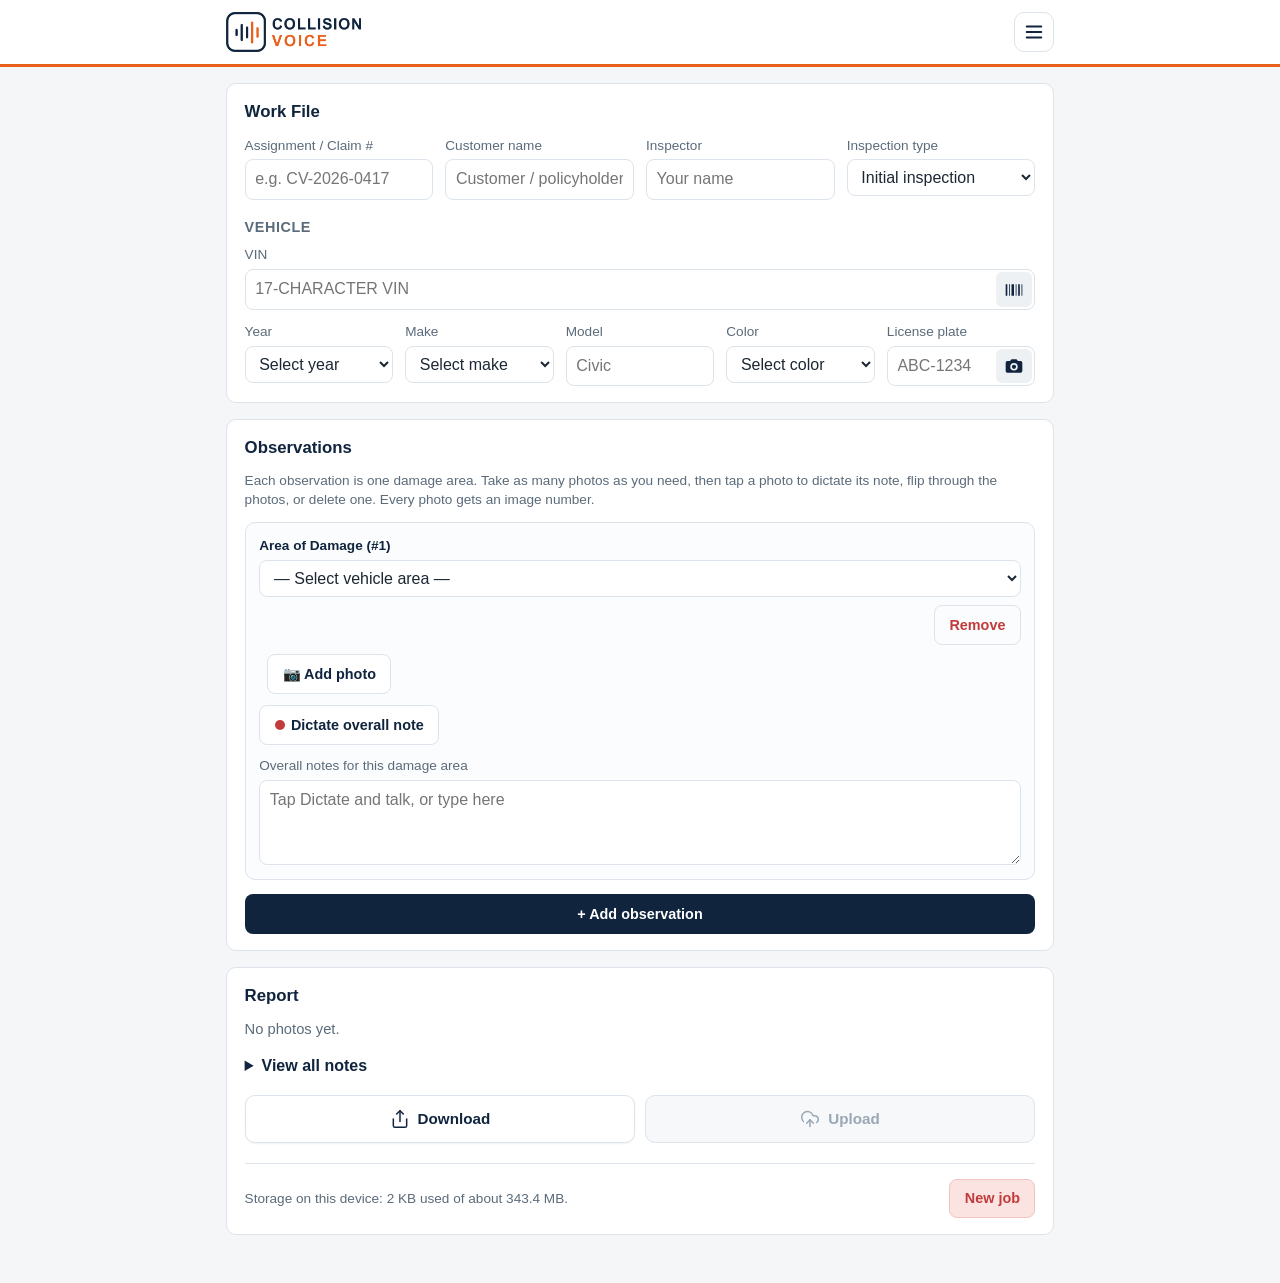
<file: index.html>
<!doctype html>
<html lang="en">
<head>
  <meta charset="UTF-8" />
  <meta name="viewport" content="width=device-width, initial-scale=1, viewport-fit=cover" />
  <title>Collision Voice</title>
  <meta name="description" content="Voice-narrated vehicle damage inspection and photo capture." />
  <meta name="theme-color" content="#FFFFFF" />

  <link rel="manifest" href="manifest.webmanifest" />
  <link rel="icon" href="icons/favicon.ico" sizes="any" />
  <link rel="icon" type="image/png" sizes="32x32" href="icons/favicon-32.png" />
  <link rel="icon" type="image/png" sizes="16x16" href="icons/favicon-16.png" />
  <link rel="apple-touch-icon" href="icons/apple-touch-icon.png" />

  <link rel="stylesheet" href="css/styles.css" />
</head>
<body>
  <header class="app-header">
    <div class="app-header__inner">
      <img class="app-header__logo" src="icons/Collision-Voice.png" alt="Collision Voice" />
      <span class="status-inline" id="syncStatus" role="status" aria-live="polite"></span>
      <button type="button" class="menu-btn" id="menuBtn" aria-label="Menu" aria-expanded="false" aria-controls="menu">
        <svg viewBox="0 0 24 24" aria-hidden="true"><path d="M4 6h16"/><path d="M4 12h16"/><path d="M4 18h16"/></svg>
      </button>
      <div class="menu" id="menu" hidden>
        <a class="menu__item" href="docs/user-guide.html">How to use this app<small>Quick Start Guide</small></a>
        <button type="button" class="menu__item" id="updateBtn">Check for updates</button>
        <p class="menu__about" id="appVersion">Version —</p>
      </div>
    </div>
  </header>

  <main class="app-main">

    <!-- Work file -->
    <section class="card" aria-labelledby="workfile-heading">
      <h2 id="workfile-heading">Work File</h2>
      <p class="started-at" id="startedAt"></p>
      <div class="field-grid">
        <label class="field">
          <span>Assignment / Claim #</span>
          <input type="text" id="assignmentId" placeholder="e.g. CV-2026-0417" />
        </label>
        <label class="field">
          <span>Customer name</span>
          <input type="text" id="customerName" placeholder="Customer / policyholder" autocomplete="off" />
        </label>
        <label class="field">
          <span>Inspector</span>
          <input type="text" id="inspectorName" placeholder="Your name" />
        </label>
        <label class="field">
          <span>Inspection type</span>
          <select id="inspectionType"></select>
        </label>
      </div>

      <h3>Vehicle</h3>
      <div class="field-grid">
        <div class="field field--full">
          <label for="vehicleVin">VIN</label>
          <div class="input-with-action">
            <input type="text" id="vehicleVin" placeholder="17-character VIN" maxlength="17" autocapitalize="characters" autocomplete="off" />
            <button type="button" class="scan-btn" id="scanVinBtn" title="Scan the VIN barcode" aria-label="Scan the VIN barcode">
              <svg viewBox="0 0 24 24" width="20" height="20" aria-hidden="true" fill="currentColor">
                <path d="M2 5h2v14H2zM6 5h1v14H6zM9 5h3v14H9zM14 5h1v14h-1zM17 5h2v14h-2zM21 5h1v14h-1z"></path>
              </svg>
            </button>
          </div>
          <small class="field-hint" data-hint="vin" aria-live="polite"></small>
          <small class="field-hint" data-hint="vin-decode" aria-live="polite"></small>
        </div>
        <label class="field">
          <span>Year</span>
          <select id="vehicleYear"></select>
        </label>
        <label class="field">
          <span>Make</span>
          <select id="vehicleMake"></select>
        </label>
        <label class="field">
          <span>Model</span>
          <input type="text" id="vehicleModel" placeholder="Civic" />
        </label>
        <label class="field">
          <span>Color</span>
          <select id="vehicleColor"></select>
        </label>
        <div class="field">
          <label for="vehiclePlate">License plate</label>
          <div class="input-with-action">
            <input type="text" id="vehiclePlate" placeholder="ABC-1234" autocapitalize="characters" autocomplete="off" />
            <button type="button" class="scan-btn" id="scanPlateBtn" title="Scan the license plate" aria-label="Scan the license plate">
              <svg viewBox="0 0 24 24" width="20" height="20" aria-hidden="true" fill="currentColor">
                <path d="M9 4 7.2 6H4a2 2 0 0 0-2 2v10a2 2 0 0 0 2 2h16a2 2 0 0 0 2-2V8a2 2 0 0 0-2-2h-3.2L15 4H9zm3 4.5a4.5 4.5 0 1 1 0 9 4.5 4.5 0 0 1 0-9zm0 2a2.5 2.5 0 1 0 0 5 2.5 2.5 0 0 0 0-5z"></path>
              </svg>
            </button>
          </div>
          <small class="field-hint" data-hint="plate" aria-live="polite"></small>
        </div>
      </div>
    </section>

    <!-- Observations -->
    <section class="card" aria-labelledby="observations-heading">
      <h2 id="observations-heading">Observations</h2>
      <p class="hint">Each observation is one damage area. Take as many photos as you need, then tap a photo to dictate its note, flip through the photos, or delete one. Every photo gets an image number.</p>

      <div id="observationList" class="observation-list"></div>

      <button type="button" class="btn btn--primary observation-add-btn" id="addObservationBtn">+ Add observation</button>

      <template id="observationTemplate">
        <article class="observation" data-observation>
          <header class="observation__header">
            <label class="field observation__area">
              <span class="observation__index"></span>
              <select data-field="area" aria-label="Vehicle area of damage"></select>
            </label>
            <div class="observation__actions">
              <button type="button" class="btn btn--ghost btn--danger" data-action="remove">Remove</button>
            </div>
          </header>

          <div class="observation__body">
            <div class="observation__photos">
              <div class="photo-thumbs" data-photo-thumbs></div>
              <label class="btn btn--secondary photo-add">
                📷 Add photo
                <input type="file" accept="image/*" capture="environment" multiple data-field="photos" hidden />
              </label>
            </div>

            <div class="observation__voice">
              <button type="button" class="btn btn--record" data-action="dictate">
                <span class="record-dot"></span>
                <span data-dictate-label>Dictate overall note</span>
              </button>
            </div>

            <label class="field">
              <span>Overall notes for this damage area</span>
              <textarea rows="3" data-field="transcript" placeholder="Tap Dictate and talk, or type here"></textarea>
            </label>
          </div>
        </article>
      </template>
    </section>

    <!-- Report: notes, send/save buttons, next job -->
    <section class="card no-print" aria-labelledby="export-heading">
      <h2 id="export-heading">Report</h2>
      <p class="send-summary" id="sendSummary"></p>

      <details class="notes-details">
        <summary>View all notes</summary>
        <textarea id="notesSummary" rows="9" readonly aria-label="All notes in one place, image numbers included"></textarea>
      </details>

      <div class="send-bar">
        <button type="button" class="send-btn" id="shareBtn">
          <svg viewBox="0 0 24 24" aria-hidden="true"><path d="M4 12v8a2 2 0 0 0 2 2h12a2 2 0 0 0 2-2v-8"/><path d="m16 6-4-4-4 4"/><path d="M12 2v13"/></svg>
          <span class="send-btn__text">Share<small></small></span>
        </button>
        <button type="button" class="send-btn" id="uploadBtn" disabled title="Coming later">
          <svg viewBox="0 0 24 24" aria-hidden="true"><path d="M12 13v8"/><path d="M4 14.9A7 7 0 1 1 15.7 8h1.8a4.5 4.5 0 0 1 2.5 8.2"/><path d="m8 17 4-4 4 4"/></svg>
          <span class="send-btn__text">Upload</span>
        </button>
      </div>

      <div class="job-footer">
        <p class="hint" id="storageInfo"></p>
        <button type="button" class="btn btn--danger-solid" id="newJobBtn">New job</button>
      </div>
    </section>

  </main>

  <div class="viewer" id="photoLightbox" hidden role="dialog" aria-modal="true" aria-label="Photo viewer">
    <div class="viewer__inner">
      <div class="viewer__top">
        <div class="viewer__title" id="viewerTitle"></div>
      </div>
      <div class="viewer__stage">
        <img class="viewer__img" id="lightboxImg" alt="" />
      </div>
      <div class="viewer__panel">
        <div class="viewer__actions">
          <button type="button" class="btn btn--record" id="viewerDictate">
            <span class="record-dot"></span>
            <span id="viewerDictateLabel">Dictate</span>
          </button>
          <button type="button" class="btn btn--secondary" id="viewerPrev">‹ Prev</button>
          <button type="button" class="btn btn--secondary" id="viewerNext">Next ›</button>
          <button type="button" class="btn btn--done" id="viewerDone">Done</button>
          <button type="button" class="btn btn--danger-solid" id="viewerDelete">Delete</button>
        </div>
        <label class="field viewer__note">
          <span>Note for this image</span>
          <textarea id="viewerNote" rows="3" placeholder="Tap Dictate and describe this photo, or type here"></textarea>
        </label>
      </div>
    </div>
  </div>

  <div class="scanner" id="scanner" hidden role="dialog" aria-modal="true" aria-label="Scan with the camera">
    <video class="scanner__video" id="scannerVideo" playsinline muted></video>
    <div class="scanner__frame" aria-hidden="true"></div>
    <p class="scanner__hint" id="scannerHint">Starting the camera…</p>
    <div class="scanner__actions">
      <label class="btn btn--secondary">
        Use a photo
        <input type="file" accept="image/*" capture="environment" id="scannerPhoto" hidden />
      </label>
      <button type="button" class="btn btn--danger-solid" id="scannerCancel">Cancel</button>
    </div>
  </div>

  <script src="js/storage.js"></script>
  <script src="js/zip.js"></script>
  <script src="js/scanner.js"></script>
  <script src="js/app.js"></script>
</body>
</html>
</file>
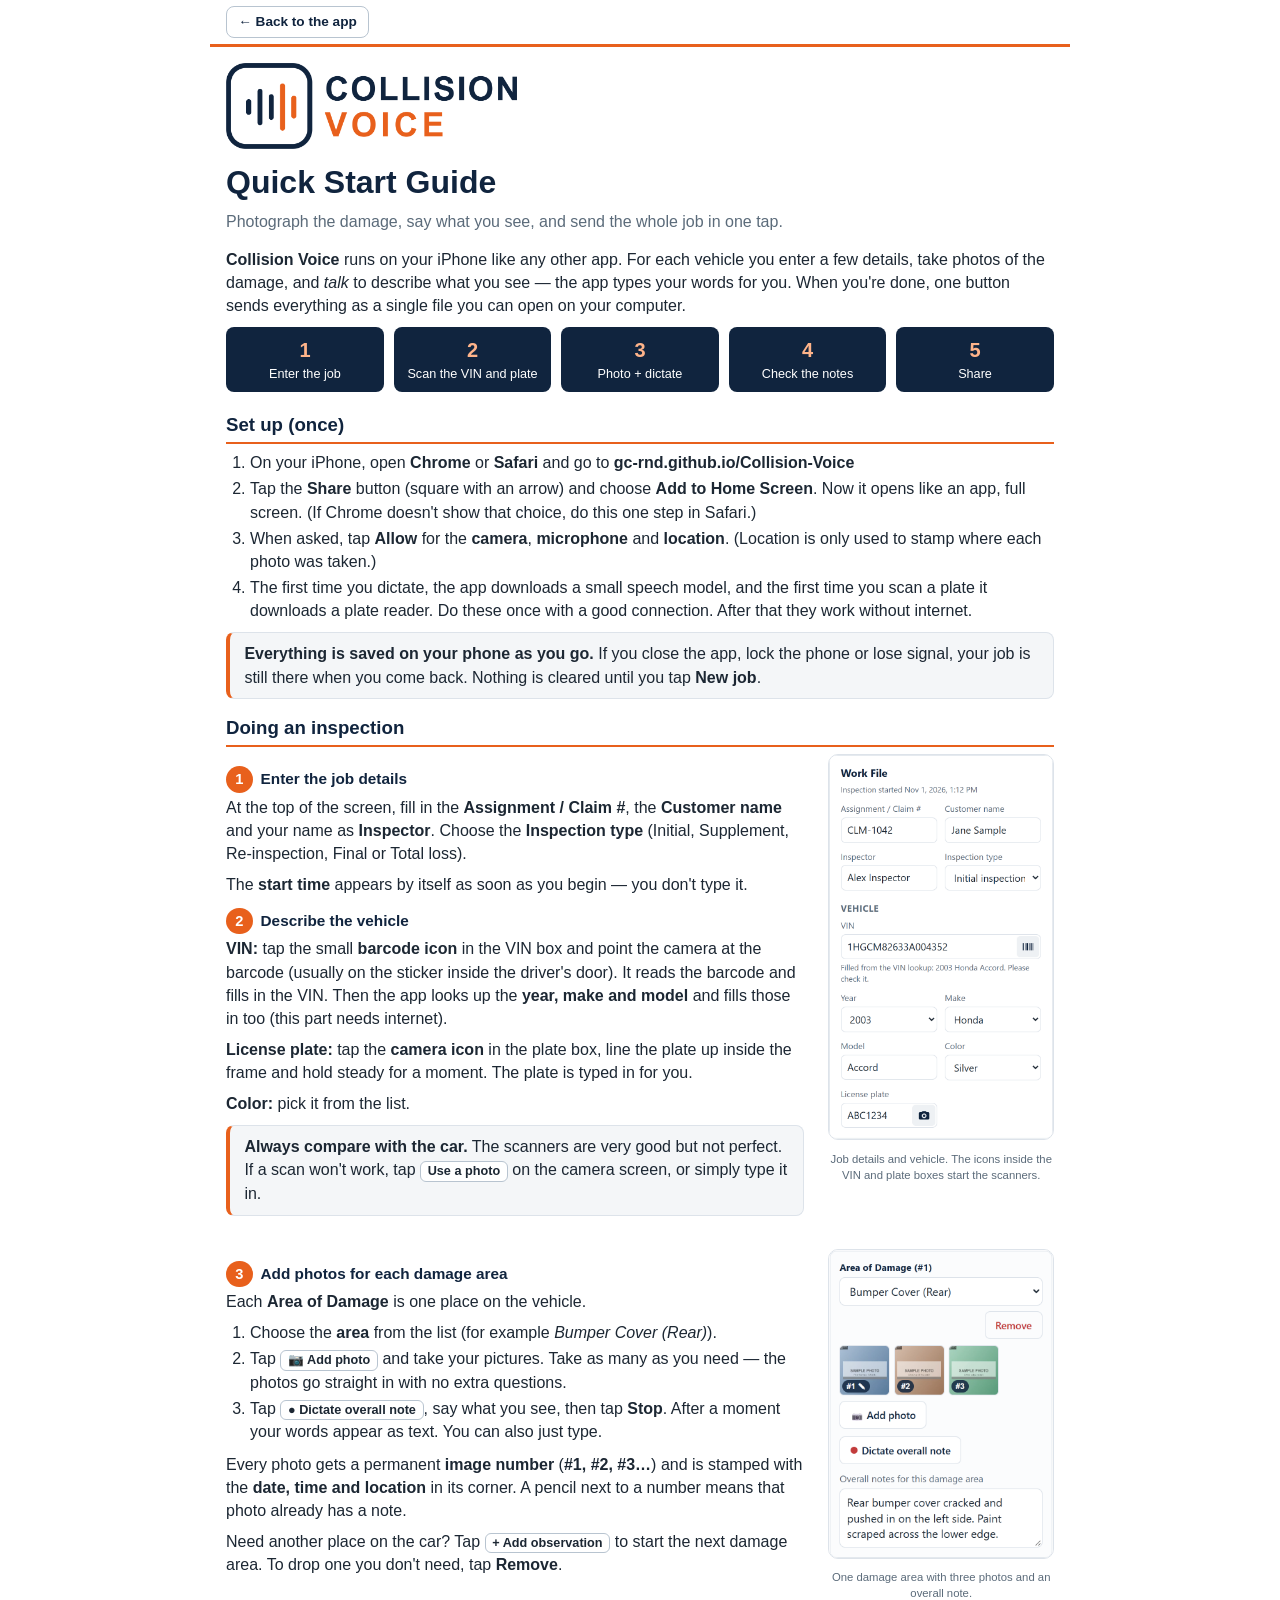
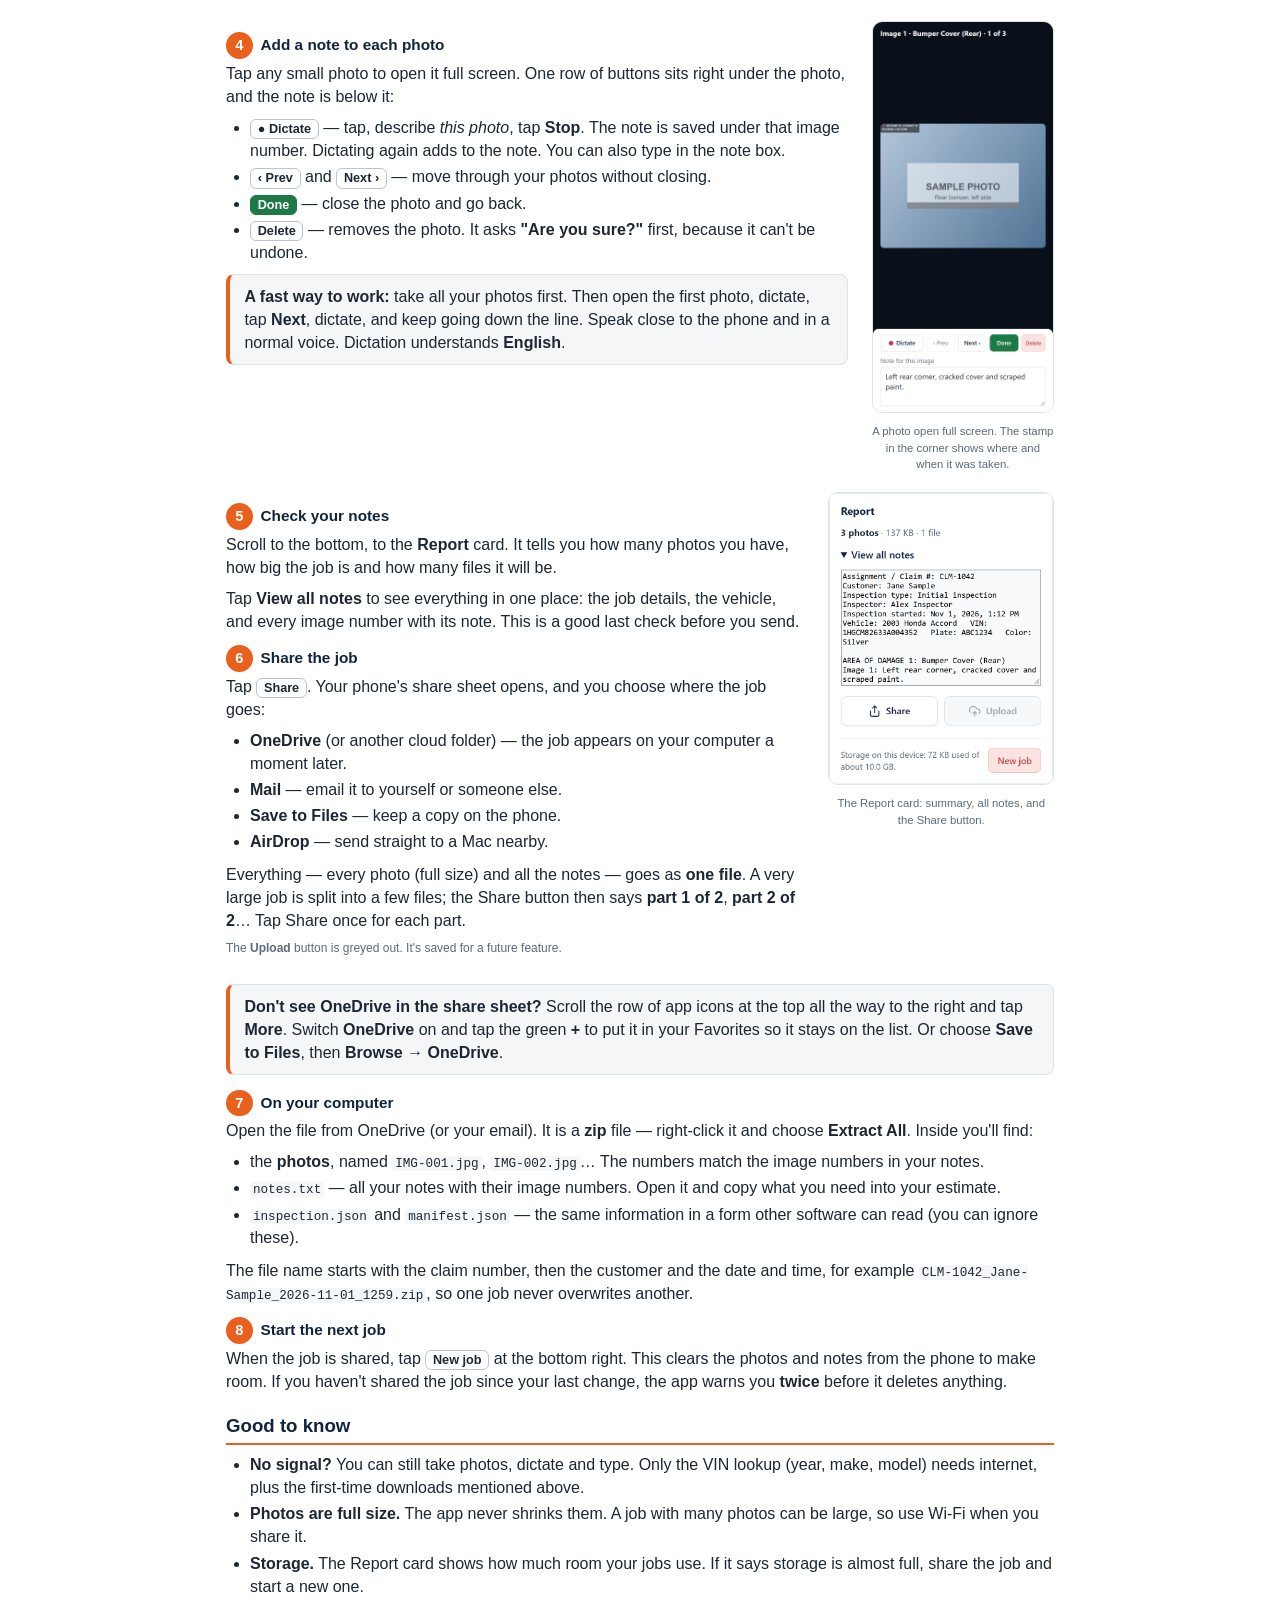
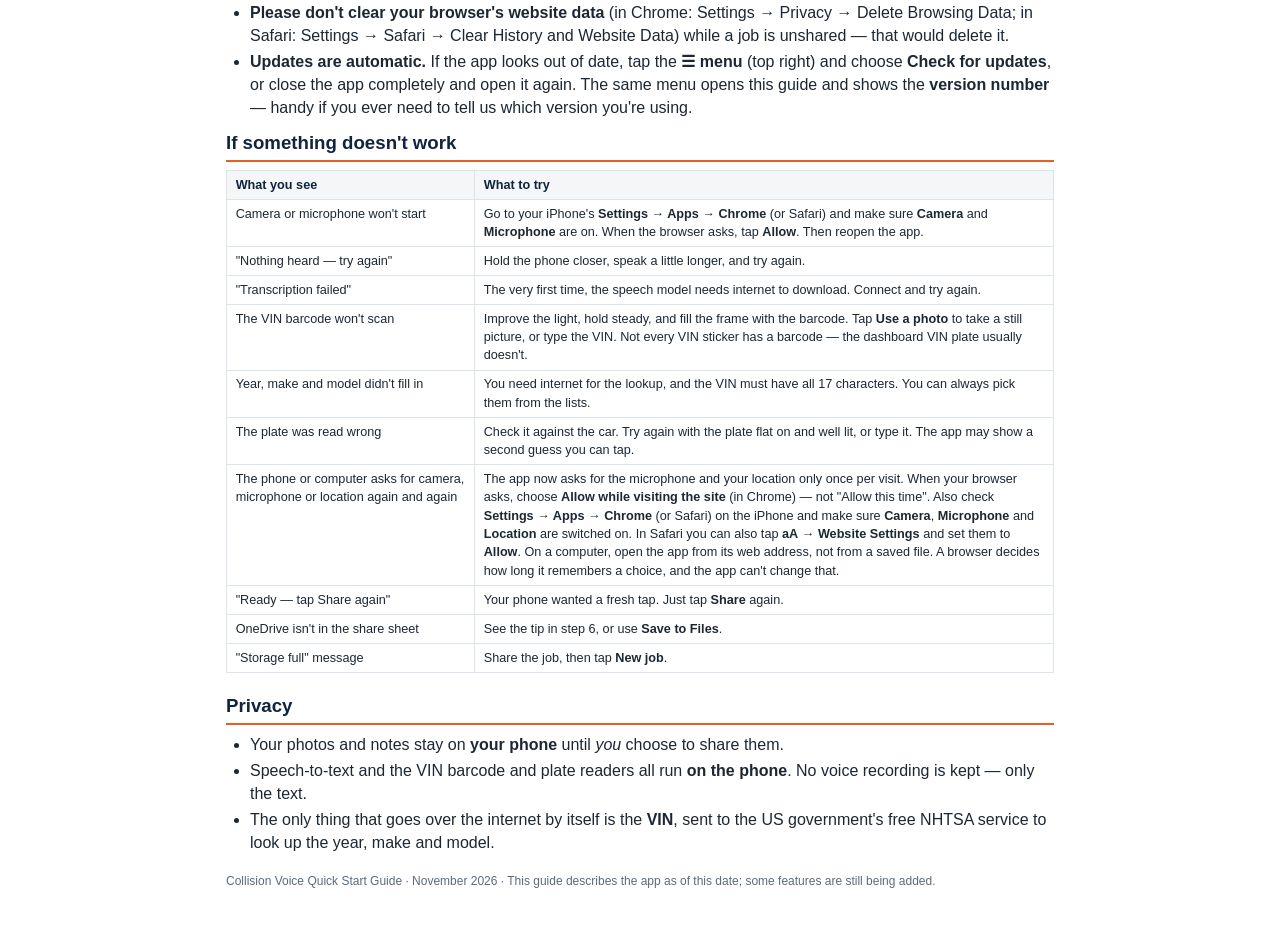
<file: docs/user-guide.html>
<!doctype html>
<html lang="en">
<head>
<meta charset="UTF-8" />
<meta name="viewport" content="width=device-width, initial-scale=1" />
<title>Collision Voice — Quick Start Guide</title>
<style>
  @page { size: Letter; margin: 0.6in 0.7in 0.7in; }
  :root { --navy: #10243e; --orange: #e8601c; --muted: #5b6b7a; --line: #dde3ea; --soft: #f4f6f8; }
  * { box-sizing: border-box; }
  body { font-family: "Segoe UI", -apple-system, Roboto, Arial, sans-serif; color: #1c2733; font-size: 10.5pt; line-height: 1.45; margin: 0; }
  h1 { font-size: 24pt; color: var(--navy); margin: 0.1in 0 0.05in; }
  h2 { font-size: 14pt; color: var(--navy); margin: 0 0 0.08in; padding-bottom: 0.04in; border-bottom: 2px solid var(--orange); break-after: avoid; }
  h3 { font-size: 11.5pt; color: var(--navy); margin: 0.12in 0 0.03in; break-after: avoid; }
  p { margin: 0 0 0.08in; }
  ul, ol { margin: 0.03in 0 0.1in; padding-left: 0.25in; }
  li { margin-bottom: 0.03in; }
  .cover { display: flex; align-items: center; gap: 0.25in; }
  .cover img { height: 0.9in; }
  .tagline { color: var(--muted); font-size: 12pt; margin: 0 0 0.15in; }
  .box { background: var(--soft); border: 1px solid var(--line); border-radius: 8px; padding: 0.1in 0.15in; margin: 0.1in 0 0.15in; }
  .box--tip { border-left: 4px solid var(--orange); }
  .box p:last-child, .box ul:last-child, .box ol:last-child { margin-bottom: 0; }
  .strip { display: flex; gap: 0.1in; margin: 0.1in 0 0.2in; }
  .strip div { flex: 1; background: var(--navy); color: #fff; border-radius: 8px; padding: 0.09in 0.1in; font-size: 9.5pt; text-align: center; }
  .strip b { display: block; font-size: 15pt; color: #ffb48a; }
  .step { display: flex; gap: 0.25in; align-items: flex-start; margin-bottom: 0.2in; break-inside: avoid; }
  .step__text { flex: 1; min-width: 0; }
  .step__img { width: 2.35in; flex: none; text-align: center; }
  .step__img--narrow { width: 1.9in; }
  .step__img img { width: 100%; border: 1px solid var(--line); border-radius: 10px; }
  .step__img figcaption { font-size: 8.5pt; color: var(--muted); margin-top: 0.04in; }
  figure { margin: 0; }
  .num { display: inline-block; width: 0.28in; height: 0.28in; line-height: 0.28in; text-align: center; border-radius: 50%; background: var(--orange); color: #fff; font-weight: 700; margin-right: 0.08in; font-size: 11pt; }
  .btn { display: inline-block; border: 1px solid #b8c4d0; border-radius: 6px; padding: 0 0.07in; background: #fff; font-weight: 600; font-size: 9.5pt; white-space: nowrap; }
  table { border-collapse: collapse; width: 100%; font-size: 9.5pt; }
  th, td { border: 1px solid var(--line); padding: 0.05in 0.09in; text-align: left; vertical-align: top; }
  th { background: var(--soft); color: var(--navy); }
  tr { break-inside: avoid; }
  .pagebreak { break-before: page; }
  .small { font-size: 9pt; color: var(--muted); }
  code { font-family: Consolas, monospace; font-size: 9.5pt; background: var(--soft); padding: 0 0.03in; border-radius: 3px; }

  /* On screen (inside the app): a back bar, and a layout that fits a phone. Hidden when printed to PDF. */
  .appbar { display: none; }
  @media screen {
    body { max-width: 860px; margin: 0 auto; padding: 0 1rem 2rem; font-size: 16px; }
    .appbar { display: flex; position: sticky; top: 0; z-index: 5; background: #fff; border-bottom: 3px solid var(--orange); margin: 0 -1rem 1rem; padding: 0.4rem 1rem; }
    .appbar a { display: inline-block; font-size: 0.85rem; font-weight: 600; color: var(--navy); background: #fff; border: 1px solid #b8c4d0; border-radius: 8px; padding: 0.3rem 0.7rem; text-decoration: none; }
    .pagebreak { break-before: auto; }
  }
  @media screen and (max-width: 640px) {
    .step { flex-direction: column; }
    .step__img, .step__img--narrow { width: 70%; align-self: center; }
    .strip { flex-wrap: wrap; }
    .strip div { flex: 1 1 30%; }
    td, th { padding: 0.4rem; }
    h1 { font-size: 1.7rem; }
  }
  @media print { .appbar { display: none; } }
</style>
</head>
<body>

<nav class="appbar"><a href="../index.html">← Back to the app</a></nav>

<div class="cover">
  <img src="../icons/Collision-Voice.png" alt="Collision Voice" />
</div>
<h1>Quick Start Guide</h1>
<p class="tagline">Photograph the damage, say what you see, and send the whole job in one tap.</p>

<p><b>Collision Voice</b> runs on your iPhone like any other app. For each vehicle you enter a few details, take photos of the damage, and <i>talk</i> to describe what you see — the app types your words for you. When you're done, one button sends everything as a single file you can open on your computer.</p>

<div class="strip">
  <div><b>1</b>Enter the job</div>
  <div><b>2</b>Scan the VIN and plate</div>
  <div><b>3</b>Photo + dictate</div>
  <div><b>4</b>Check the notes</div>
  <div><b>5</b>Share</div>
</div>

<h2>Set up (once)</h2>
<ol>
  <li>On your iPhone, open <b>Chrome</b> or <b>Safari</b> and go to <b>gc-rnd.github.io/Collision-Voice</b></li>
  <li>Tap the <b>Share</b> button (square with an arrow) and choose <b>Add to Home Screen</b>. Now it opens like an app, full screen. (If Chrome doesn't show that choice, do this one step in Safari.)</li>
  <li>When asked, tap <b>Allow</b> for the <b>camera</b>, <b>microphone</b> and <b>location</b>. (Location is only used to stamp where each photo was taken.)</li>
  <li>The first time you dictate, the app downloads a small speech model, and the first time you scan a plate it downloads a plate reader. Do these once with a good connection. After that they work without internet.</li>
</ol>
<div class="box box--tip"><p><b>Everything is saved on your phone as you go.</b> If you close the app, lock the phone or lose signal, your job is still there when you come back. Nothing is cleared until you tap <b>New job</b>.</p></div>

<h2 class="pagebreak">Doing an inspection</h2>

<div class="step">
  <div class="step__text">
    <h3><span class="num">1</span>Enter the job details</h3>
    <p>At the top of the screen, fill in the <b>Assignment / Claim #</b>, the <b>Customer name</b> and your name as <b>Inspector</b>. Choose the <b>Inspection type</b> (Initial, Supplement, Re-inspection, Final or Total loss).</p>
    <p>The <b>start time</b> appears by itself as soon as you begin — you don't type it.</p>

    <h3><span class="num">2</span>Describe the vehicle</h3>
    <p><b>VIN:</b> tap the small <b>barcode icon</b> in the VIN box and point the camera at the barcode (usually on the sticker inside the driver's door). It reads the barcode and fills in the VIN. Then the app looks up the <b>year, make and model</b> and fills those in too (this part needs internet).</p>
    <p><b>License plate:</b> tap the <b>camera icon</b> in the plate box, line the plate up inside the frame and hold steady for a moment. The plate is typed in for you.</p>
    <p><b>Color:</b> pick it from the list.</p>
    <div class="box box--tip"><p><b>Always compare with the car.</b> The scanners are very good but not perfect. If a scan won't work, tap <span class="btn">Use a photo</span> on the camera screen, or simply type it in.</p></div>
  </div>
  <figure class="step__img">
    <img src="guide-img/01-job-and-vehicle.png" alt="Job details and vehicle fields" />
    <figcaption>Job details and vehicle. The icons inside the VIN and plate boxes start the scanners.</figcaption>
  </figure>
</div>

<div class="step">
  <div class="step__text">
    <h3><span class="num">3</span>Add photos for each damage area</h3>
    <p>Each <b>Area of Damage</b> is one place on the vehicle.</p>
    <ol>
      <li>Choose the <b>area</b> from the list (for example <i>Bumper Cover (Rear)</i>).</li>
      <li>Tap <span class="btn">📷 Add photo</span> and take your pictures. Take as many as you need — the photos go straight in with no extra questions.</li>
      <li>Tap <span class="btn">● Dictate overall note</span>, say what you see, then tap <b>Stop</b>. After a moment your words appear as text. You can also just type.</li>
    </ol>
    <p>Every photo gets a permanent <b>image number</b> (<b>#1, #2, #3…</b>) and is stamped with the <b>date, time and location</b> in its corner. A pencil next to a number means that photo already has a note.</p>
    <p>Need another place on the car? Tap <span class="btn">+ Add observation</span> to start the next damage area. To drop one you don't need, tap <b>Remove</b>.</p>
  </div>
  <figure class="step__img">
    <img src="guide-img/02-observation.png" alt="A damage area with three photos" />
    <figcaption>One damage area with three photos and an overall note.</figcaption>
  </figure>
</div>

<div class="step">
  <div class="step__text">
    <h3><span class="num">4</span>Add a note to each photo</h3>
    <p>Tap any small photo to open it full screen. One row of buttons sits right under the photo, and the note is below it:</p>
    <ul>
      <li><span class="btn">● Dictate</span> — tap, describe <i>this photo</i>, tap <b>Stop</b>. The note is saved under that image number. Dictating again adds to the note. You can also type in the note box.</li>
      <li><span class="btn">‹ Prev</span> and <span class="btn">Next ›</span> — move through your photos without closing.</li>
      <li><span class="btn" style="background:#1d7a46;color:#fff;border-color:#1d7a46">Done</span> — close the photo and go back.</li>
      <li><span class="btn">Delete</span> — removes the photo. It asks <b>"Are you sure?"</b> first, because it can't be undone.</li>
    </ul>
    <div class="box box--tip"><p><b>A fast way to work:</b> take all your photos first. Then open the first photo, dictate, tap <b>Next</b>, dictate, and keep going down the line. Speak close to the phone and in a normal voice. Dictation understands <b>English</b>.</p></div>
  </div>
  <figure class="step__img step__img--narrow">
    <img src="guide-img/03-photo-viewer.png" alt="A photo open full screen with its note" />
    <figcaption>A photo open full screen. The stamp in the corner shows where and when it was taken.</figcaption>
  </figure>
</div>

<div class="step">
  <div class="step__text">
    <h3><span class="num">5</span>Check your notes</h3>
    <p>Scroll to the bottom, to the <b>Report</b> card. It tells you how many photos you have, how big the job is and how many files it will be.</p>
    <p>Tap <b>View all notes</b> to see everything in one place: the job details, the vehicle, and every image number with its note. This is a good last check before you send.</p>

    <h3><span class="num">6</span>Share the job</h3>
    <p>Tap <span class="btn">Share</span>. Your phone's share sheet opens, and you choose where the job goes:</p>
    <ul>
      <li><b>OneDrive</b> (or another cloud folder) — the job appears on your computer a moment later.</li>
      <li><b>Mail</b> — email it to yourself or someone else.</li>
      <li><b>Save to Files</b> — keep a copy on the phone.</li>
      <li><b>AirDrop</b> — send straight to a Mac nearby.</li>
    </ul>
    <p>Everything — every photo (full size) and all the notes — goes as <b>one file</b>. A very large job is split into a few files; the Share button then says <b>part 1 of 2</b>, <b>part 2 of 2</b>… Tap Share once for each part.</p>
    <p class="small">The <b>Upload</b> button is greyed out. It's saved for a future feature.</p>
  </div>
  <figure class="step__img">
    <img src="guide-img/05-report-notes.png" alt="The Report card with all notes shown" />
    <figcaption>The Report card: summary, all notes, and the Share button.</figcaption>
  </figure>
</div>

<div class="box box--tip">
  <p><b>Don't see OneDrive in the share sheet?</b> Scroll the row of app icons at the top all the way to the right and tap <b>More</b>. Switch <b>OneDrive</b> on and tap the green <b>+</b> to put it in your Favorites so it stays on the list. Or choose <b>Save to Files</b>, then <b>Browse → OneDrive</b>.</p>
</div>

<h3><span class="num">7</span>On your computer</h3>
<p>Open the file from OneDrive (or your email). It is a <b>zip</b> file — right-click it and choose <b>Extract All</b>. Inside you'll find:</p>
<ul>
  <li>the <b>photos</b>, named <code>IMG-001.jpg</code>, <code>IMG-002.jpg</code>… The numbers match the image numbers in your notes.</li>
  <li><code>notes.txt</code> — all your notes with their image numbers. Open it and copy what you need into your estimate.</li>
  <li><code>inspection.json</code> and <code>manifest.json</code> — the same information in a form other software can read (you can ignore these).</li>
</ul>
<p>The file name starts with the claim number, then the customer and the date and time, for example <code>CLM-1042_Jane-Sample_2026-11-01_1259.zip</code>, so one job never overwrites another.</p>

<h3><span class="num">8</span>Start the next job</h3>
<p>When the job is shared, tap <span class="btn">New job</span> at the bottom right. This clears the photos and notes from the phone to make room. If you haven't shared the job since your last change, the app warns you <b>twice</b> before it deletes anything.</p>

<h2 style="margin-top:0.2in">Good to know</h2>
<ul>
  <li><b>No signal?</b> You can still take photos, dictate and type. Only the VIN lookup (year, make, model) needs internet, plus the first-time downloads mentioned above.</li>
  <li><b>Photos are full size.</b> The app never shrinks them. A job with many photos can be large, so use Wi-Fi when you share it.</li>
  <li><b>Storage.</b> The Report card shows how much room your jobs use. If it says storage is almost full, share the job and start a new one.</li>
  <li><b>Please don't clear your browser's website data</b> (in Chrome: Settings → Privacy → Delete Browsing Data; in Safari: Settings → Safari → Clear History and Website Data) while a job is unshared — that would delete it.</li>
  <li><b>Updates are automatic.</b> If the app looks out of date, tap the <b>☰ menu</b> (top right) and choose <b>Check for updates</b>, or close the app completely and open it again. The same menu opens this guide and shows the <b>version number</b> — handy if you ever need to tell us which version you're using.</li>
</ul>

<h2>If something doesn't work</h2>
<table>
  <tr><th style="width:30%">What you see</th><th>What to try</th></tr>
  <tr><td>Camera or microphone won't start</td><td>Go to your iPhone's <b>Settings → Apps → Chrome</b> (or Safari) and make sure <b>Camera</b> and <b>Microphone</b> are on. When the browser asks, tap <b>Allow</b>. Then reopen the app.</td></tr>
  <tr><td>"Nothing heard — try again"</td><td>Hold the phone closer, speak a little longer, and try again.</td></tr>
  <tr><td>"Transcription failed"</td><td>The very first time, the speech model needs internet to download. Connect and try again.</td></tr>
  <tr><td>The VIN barcode won't scan</td><td>Improve the light, hold steady, and fill the frame with the barcode. Tap <b>Use a photo</b> to take a still picture, or type the VIN. Not every VIN sticker has a barcode — the dashboard VIN plate usually doesn't.</td></tr>
  <tr><td>Year, make and model didn't fill in</td><td>You need internet for the lookup, and the VIN must have all 17 characters. You can always pick them from the lists.</td></tr>
  <tr><td>The plate was read wrong</td><td>Check it against the car. Try again with the plate flat on and well lit, or type it. The app may show a second guess you can tap.</td></tr>
  <tr><td>The phone or computer asks for camera, microphone or location again and again</td><td>The app now asks for the microphone and your location only once per visit. When your browser asks, choose <b>Allow while visiting the site</b> (in Chrome) — not "Allow this time". Also check <b>Settings → Apps → Chrome</b> (or Safari) on the iPhone and make sure <b>Camera</b>, <b>Microphone</b> and <b>Location</b> are switched on. In Safari you can also tap <b>aA</b> → <b>Website Settings</b> and set them to <b>Allow</b>. On a computer, open the app from its web address, not from a saved file. A browser decides how long it remembers a choice, and the app can't change that.</td></tr>
  <tr><td>"Ready — tap Share again"</td><td>Your phone wanted a fresh tap. Just tap <b>Share</b> again.</td></tr>
  <tr><td>OneDrive isn't in the share sheet</td><td>See the tip in step 6, or use <b>Save to Files</b>.</td></tr>
  <tr><td>"Storage full" message</td><td>Share the job, then tap <b>New job</b>.</td></tr>
</table>

<h2 style="margin-top:0.2in">Privacy</h2>
<ul>
  <li>Your photos and notes stay on <b>your phone</b> until <i>you</i> choose to share them.</li>
  <li>Speech-to-text and the VIN barcode and plate readers all run <b>on the phone</b>. No voice recording is kept — only the text.</li>
  <li>The only thing that goes over the internet by itself is the <b>VIN</b>, sent to the US government's free NHTSA service to look up the year, make and model.</li>
</ul>

<p class="small" style="margin-top:0.2in">Collision Voice Quick Start Guide · November 2026 · This guide describes the app as of this date; some features are still being added.</p>

</body>
</html>
</file>
<file: css/styles.css>
:root {
  --navy: #10243e;
  --navy-light: #1b3a63;
  --orange: #e8601c;
  --orange-dark: #c74e12;
  --bg: #f4f6f8;
  --card-bg: #ffffff;
  --border: #dde3ea;
  --text: #1c2733;
  --text-muted: #5b6b7a;
  --danger: #c23b3b;
  --radius: 10px;
  --content-max-width: 860px;
}

* {
  box-sizing: border-box;
}

html, body {
  margin: 0;
  padding: 0;
}

body {
  font-family: -apple-system, BlinkMacSystemFont, "Segoe UI", Roboto, Arial, sans-serif;
  background: var(--bg);
  color: var(--text);
  line-height: 1.4;
  overflow-x: clip; /* safety net: never let a stray wide element add a sideways scrollbar */
}

/* Header */
.app-header {
  background: #ffffff;
  border-bottom: 3px solid var(--orange);
  position: sticky;
  top: 0;
  z-index: 10;
}

.app-header__inner {
  position: relative;
  max-width: var(--content-max-width);
  margin: 0 auto;
  display: flex;
  align-items: center;
  gap: 0.75rem;
  padding: 0.75rem 1rem;
}

.app-header__logo {
  height: 40px;
  width: auto;
  display: block;
}

.status-inline {
  margin-left: auto;
  color: var(--text-muted);
  font-size: 0.72rem;
  font-weight: 400;
  text-align: right;
}

/* Menu (hamburger) */
.menu-btn {
  flex: none;
  width: 40px;
  height: 40px;
  display: grid;
  place-items: center;
  border: 1px solid var(--border);
  border-radius: 10px;
  background: #fff;
  color: var(--navy);
  cursor: pointer;
}
.menu-btn:hover {
  background: #f4f7fa;
}
.menu-btn svg {
  width: 22px;
  height: 22px;
  fill: none;
  stroke: currentColor;
  stroke-width: 2;
  stroke-linecap: round;
}

.menu {
  position: absolute;
  top: calc(100% - 0.35rem);
  right: 1rem;
  width: min(280px, calc(100vw - 2rem));
  background: #fff;
  border: 1px solid var(--border);
  border-radius: 12px;
  box-shadow: 0 8px 24px rgba(16, 36, 58, 0.18);
  padding: 0.35rem;
  z-index: 20;
}
.menu[hidden] {
  display: none;
}
.menu__item {
  display: block;
  width: 100%;
  text-align: left;
  font: inherit;
  font-size: 0.95rem;
  font-weight: 600;
  color: var(--navy);
  background: none;
  border: none;
  border-radius: 8px;
  padding: 0.7rem 0.75rem;
  text-decoration: none;
  cursor: pointer;
}
.menu__item:hover {
  background: #f4f7fa;
}
.menu__item small {
  display: block;
  font-weight: 400;
  font-size: 0.78rem;
  color: var(--text-muted);
}
.menu__about {
  margin: 0.25rem 0 0;
  padding: 0.55rem 0.75rem 0.35rem;
  border-top: 1px solid var(--border);
  font-size: 0.78rem;
  color: var(--text-muted);
}

/* Layout */
.app-main {
  max-width: var(--content-max-width);
  margin: 0 auto;
  padding: 1rem;
  padding-bottom: 2rem;
}

.started-at:empty {
  display: none;
}

.started-at {
  margin: -0.35rem 0 0.75rem;
  color: var(--text-muted);
  font-size: 0.78rem;
}

.card {
  background: var(--card-bg);
  border: 1px solid var(--border);
  border-radius: var(--radius);
  padding: 1rem 1.1rem;
  margin-bottom: 1rem;
}

.card h2 {
  margin: 0 0 0.75rem;
  font-size: 1.05rem;
  color: var(--navy);
}

.card h3 {
  margin: 1.1rem 0 0.5rem;
  font-size: 0.9rem;
  color: var(--text-muted);
  text-transform: uppercase;
  letter-spacing: 0.04em;
}

.card__row-between {
  display: flex;
  align-items: center;
  justify-content: space-between;
  gap: 0.5rem;
}

.hint {
  color: var(--text-muted);
  font-size: 0.85rem;
  margin: 0.25rem 0 0.75rem;
}

/* Fields */
.field-grid {
  display: grid;
  grid-template-columns: repeat(auto-fit, minmax(130px, 1fr)); /* two columns fit on an iPhone */
  gap: 0.75rem;
}

/* A VIN is 17 characters, so its field takes the full row. */
.field--full {
  grid-column: 1 / -1;
}

.field {
  display: flex;
  flex-direction: column;
  gap: 0.3rem;
  min-width: 0; /* lets a field shrink to its grid column instead of widening the page */
  font-size: 0.85rem;
  color: var(--text-muted);
}

/* 16px keeps iPhone Safari from zooming the page when a field is tapped (which also leaves it scrolled sideways). */
.field input,
.field select,
.field textarea {
  font: inherit;
  font-size: 16px;
  width: 100%;
  min-width: 0;
  max-width: 100%;
  color: var(--text);
  padding: 0.5rem 0.6rem;
  border: 1px solid var(--border);
  border-radius: 8px;
  background: #fff;
}

.field input:focus,
.field select:focus,
.field textarea:focus {
  outline: 2px solid var(--navy-light);
  outline-offset: 1px;
}

.field textarea {
  resize: vertical;
}

/* VIN and plate fields: a small camera icon sits inside the right end of the field. */
.input-with-action {
  position: relative;
}

.input-with-action input[type="text"] {
  padding-right: 2.6rem;
  text-transform: uppercase;
}

.scan-btn {
  position: absolute;
  top: 3px;
  right: 3px;
  bottom: 3px;
  width: 2.3rem;
  margin: 0;
  padding: 0;
  border: 0;
  display: flex;
  align-items: center;
  justify-content: center;
  border-radius: 6px;
  background: #eef1f4;
  color: var(--navy);
  font-size: 1.05rem;
  line-height: 1;
  cursor: pointer;
}

.scan-btn:hover,
.scan-btn:focus-within {
  background: #dfe5ec;
}

.scan-btn.is-busy {
  opacity: 0.5;
  pointer-events: none;
}

.field-hint {
  display: block;
  min-height: 1em;
  font-size: 0.78rem;
  color: var(--text-muted);
}

.field-hint:empty {
  display: none;
}

.field-hint .chip {
  display: inline-block;
  margin: 0.2rem 0.3rem 0 0;
  padding: 0.15rem 0.55rem;
  border: 1px solid var(--border);
  border-radius: 999px;
  background: #fff;
  color: var(--navy);
  font: inherit;
  font-weight: 700;
  cursor: pointer;
}

.field-hint--warn {
  color: #9a5b00;
}

/* Buttons */
.btn {
  font: inherit;
  font-weight: 600;
  font-size: 0.9rem;
  padding: 0.55rem 0.9rem;
  border-radius: 8px;
  border: 1px solid transparent;
  cursor: pointer;
  display: inline-flex;
  align-items: center;
  gap: 0.4rem;
  white-space: nowrap;
}

.btn--primary {
  background: var(--navy);
  color: #fff;
}
.btn--primary:hover {
  background: var(--navy-light);
}

.btn--secondary {
  background: #fff;
  color: var(--navy);
  border-color: var(--border);
}
.btn--secondary:hover {
  border-color: var(--navy);
}

.btn--ghost {
  background: transparent;
  color: var(--text-muted);
  border-color: var(--border);
}

.btn--danger {
  color: var(--danger);
}
.btn--danger:hover {
  border-color: var(--danger);
}

.btn--danger-solid {
  background: #fbe3e1;
  color: var(--danger);
  border-color: #f3c3bf;
}
.btn--danger-solid:hover {
  background: #f6d0cc;
}

.btn--record {
  background: #fff;
  color: var(--navy);
  border-color: var(--border);
}
.btn--record.is-recording {
  background: var(--orange);
  border-color: var(--orange-dark);
  color: #fff;
}

.btn:disabled {
  opacity: 0.5;
  cursor: not-allowed;
}

.btn--secondary.is-busy {
  color: var(--orange-dark);
  border-color: var(--orange);
}

.record-dot {
  width: 10px;
  height: 10px;
  border-radius: 50%;
  background: var(--danger);
  display: inline-block;
}
.btn--record.is-recording .record-dot {
  background: #fff;
}

/* Observations */
.observation-list {
  display: flex;
  flex-direction: column;
  gap: 0.9rem;
}

.observation-add-btn {
  margin-top: 0.9rem;
  width: 100%;
  justify-content: center;
}

.observation {
  border: 1px solid var(--border);
  border-radius: var(--radius);
  padding: 0.85rem;
  background: #fbfcfd;
}

.observation__header {
  display: flex;
  flex-direction: column;
  gap: 0.5rem;
  margin-bottom: 0.6rem;
}

.observation__area select {
  width: 100%;
}

.observation__index {
  font-weight: 700;
  color: var(--navy);
  white-space: nowrap;
}

.observation__actions {
  display: flex;
  align-items: center;
  justify-content: flex-end;
  gap: 0.9rem;
}

.observation__body {
  display: flex;
  flex-direction: column;
  gap: 0.7rem;
}

.observation__photos {
  display: flex;
  flex-wrap: wrap;
  align-items: center;
  gap: 0.5rem;
}

.photo-thumbs {
  display: flex;
  flex-wrap: wrap;
  gap: 0.4rem;
}

.thumb {
  position: relative;
  width: 72px;
  height: 72px;
  padding: 0;
  border: 1px solid var(--border);
  border-radius: 6px;
  background: #e9edf1;
  cursor: pointer;
  overflow: hidden;
  transition: opacity 0.15s ease;
}

.thumb img {
  width: 100%;
  height: 100%;
  object-fit: cover;
  display: block;
}

.thumb:hover,
.thumb:focus-visible {
  opacity: 0.85;
  outline: 2px solid var(--navy-light);
  outline-offset: 1px;
}

.thumb__num {
  position: absolute;
  left: 3px;
  bottom: 3px;
  padding: 1px 6px;
  border-radius: 999px;
  background: rgba(16, 36, 62, 0.85);
  color: #fff;
  font-size: 0.72rem;
  font-weight: 700;
  line-height: 1.4;
}

.thumb.has-note .thumb__num::after {
  content: " ✎";
}

.photo-add {
  margin: 0;
}

.photo-add.is-busy {
  opacity: 0.65;
  pointer-events: none;
}

.observation__voice {
  display: flex;
  align-items: center;
  gap: 0.6rem;
  flex-wrap: wrap;
}

/* VIN barcode scanner (full-screen camera) */
.scanner {
  position: fixed;
  inset: 0;
  z-index: 110;
  display: flex;
  flex-direction: column;
  background: #000;
  color: #fff;
}

.scanner[hidden] {
  display: none;
}

.scanner__video {
  position: absolute;
  inset: 0;
  width: 100%;
  height: 100%;
  object-fit: cover;
}

.scanner__frame {
  position: absolute;
  left: 8%;
  right: 8%;
  top: 30%;
  height: 22%;
  border: 3px solid rgba(255, 255, 255, 0.9);
  border-radius: 10px;
  box-shadow: 0 0 0 9999px rgba(0, 0, 0, 0.45);
  pointer-events: none;
}

/* A license plate is about twice as wide as it is tall. */
.scanner[data-mode="plate"] .scanner__frame {
  left: 12%;
  right: 12%;
  height: auto;
  aspect-ratio: 2 / 1;
  top: 28%;
}

.scanner__hint {
  position: absolute;
  left: 1rem;
  right: 1rem;
  top: calc(1rem + env(safe-area-inset-top, 0px));
  margin: 0;
  padding: 0.6rem 0.8rem;
  border-radius: 8px;
  background: rgba(0, 0, 0, 0.6);
  font-size: 0.95rem;
  text-align: center;
}

.scanner__actions {
  position: absolute;
  left: 1rem;
  right: 1rem;
  bottom: calc(1.2rem + env(safe-area-inset-bottom, 0px));
  display: flex;
  justify-content: center;
  gap: 0.75rem;
}

.scanner__actions .btn {
  min-width: 8rem;
  justify-content: center;
  padding: 0.8rem 1rem;
}

/* Photo viewer */
.viewer {
  position: fixed;
  inset: 0;
  background: #0a101a;
  display: flex;
  flex-direction: column;
  overflow-y: auto; /* short screens (landscape, keyboard open) can scroll instead of clipping the buttons */
  z-index: 100;
  color: #fff;
}

.viewer[hidden] {
  display: none;
}

/* Same width as the main app on a computer; shrinks to fit a phone. */
.viewer__inner {
  flex: 1 1 auto;
  width: 100%;
  max-width: var(--content-max-width);
  margin: 0 auto;
  display: flex;
  flex-direction: column;
  min-height: 0;
}

.viewer__top {
  flex: 0 0 auto;
  padding: 0.9rem 1rem 0.6rem;
  padding-top: calc(0.9rem + env(safe-area-inset-top, 0px));
}

.viewer__title {
  font-weight: 700;
  font-size: 0.95rem;
}

.viewer__stage {
  flex: 1 1 auto;
  min-height: 160px;
  display: flex;
  align-items: center;
  justify-content: center;
  padding: 0 1rem;
}

.viewer__img {
  max-width: 100%;
  max-height: max(160px, calc(100vh - 21rem)); /* leaves room for the buttons and note on short screens */
  object-fit: contain;
  border-radius: 8px;
}

.viewer__panel {
  flex: 0 0 auto;
  background: #fff;
  color: var(--text);
  border-radius: 12px 12px 0 0;
  padding: 0.75rem 1rem;
  padding-bottom: calc(0.75rem + env(safe-area-inset-bottom, 0px));
  display: flex;
  flex-direction: column;
  gap: 0.6rem;
}

/* One row: Dictate, Prev, Next, Done, Delete (Delete is the smallest on purpose). */
.viewer__actions {
  display: grid;
  grid-template-columns: 1.5fr 1fr 1fr 1fr 0.85fr;
  gap: 0.4rem;
}

.viewer__actions .btn {
  justify-content: center;
  min-width: 0;
  padding: 0.65rem 0.2rem;
  font-size: 0.8rem;
  white-space: normal;
  text-align: center;
  line-height: 1.15;
}

.viewer__actions .btn--done {
  background: #1d7a46;
  border-color: #1d7a46;
  color: #fff;
}
.viewer__actions .btn--done:hover:not(:disabled) {
  background: #176339;
}

.viewer__actions #viewerDelete {
  font-size: 0.72rem;
  font-weight: 500;
}

@media (min-width: 560px) {
  .viewer__actions .btn {
    font-size: 0.95rem;
    padding: 0.75rem 0.5rem;
  }
  .viewer__actions #viewerDelete {
    font-size: 0.85rem;
  }
}

/* Report card: summary, notes, send buttons, next job */
.send-summary {
  margin: 0 0 0.6rem;
  font-size: 0.92rem;
  color: var(--text-muted);
}
.send-summary strong {
  color: var(--text);
}
.send-summary .is-sent {
  color: #1d7a46;
  font-weight: 600;
}

.notes-details {
  margin-bottom: 0.75rem;
}
.notes-details > summary {
  cursor: pointer;
  font-weight: 600;
  color: var(--navy);
  padding: 0.35rem 0;
}
.notes-details > textarea {
  width: 100%;
  margin-top: 0.4rem;
}

.send-bar {
  display: grid;
  grid-auto-flow: column;
  grid-auto-columns: minmax(0, 1fr);
  gap: 0.6rem;
}
.send-btn {
  font: inherit;
  font-size: 0.95rem;
  font-weight: 600;
  display: flex;
  align-items: center;
  justify-content: center;
  gap: 0.5rem;
  min-width: 0;
  min-height: 48px;
  padding: 0.4rem 0.5rem;
  border-radius: 10px;
  border: 1px solid var(--border);
  background: #fff;
  color: var(--navy);
  box-shadow: 0 1px 2px rgba(16, 36, 58, 0.06);
  cursor: pointer;
  transition: background 0.15s, border-color 0.15s;
}
.send-btn:hover:not(:disabled) {
  background: #f4f7fa;
  border-color: #b8c4d0;
}
.send-btn:active:not(:disabled) {
  background: #e9eef3;
}
.send-btn:disabled {
  color: #9aa7b4;
  background: #f6f8fa;
  box-shadow: none;
  cursor: not-allowed;
}
.send-btn svg {
  flex: none;
  width: 20px;
  height: 20px;
  fill: none;
  stroke: currentColor;
  stroke-width: 1.8;
  stroke-linecap: round;
  stroke-linejoin: round;
}
.send-btn__text {
  display: flex;
  flex-direction: column;
  align-items: flex-start;
  line-height: 1.15;
}
.send-btn small {
  font-weight: 400;
  font-size: 0.68rem;
  color: var(--text-muted);
}
.send-btn small:empty {
  display: none;
}

.job-footer {
  display: flex;
  align-items: center;
  justify-content: space-between;
  gap: 0.75rem;
  margin-top: 1.25rem;
  padding-top: 0.9rem;
  border-top: 1px solid var(--border);
}
.job-footer .hint {
  margin: 0;
  flex: 1 1 auto;
  min-width: 0;
}
.job-footer .btn {
  flex: none;
}

#notesSummary {
  font-family: ui-monospace, SFMono-Regular, Menlo, Consolas, monospace;
  font-size: 0.8rem;
  background: #f8fafb;
}

#storageInfo.is-warning {
  color: var(--danger);
  font-weight: 600;
}

/* Printing (Ctrl/Cmd+P): show the job details and observations only — no buttons, tools or send controls.
   A formal PDF report is planned (see TODO.md). */
@media print {
  .app-header, .photo-add, .viewer, .scanner, [data-action="remove"], [data-action="dictate"],
  .no-print, .observation-add-btn, .hint, .started-at:empty, .scan-btn, .field-hint {
    display: none !important;
  }
  .card {
    border: none;
    break-inside: avoid;
  }
  .observation {
    break-inside: avoid;
  }
}
</file>
